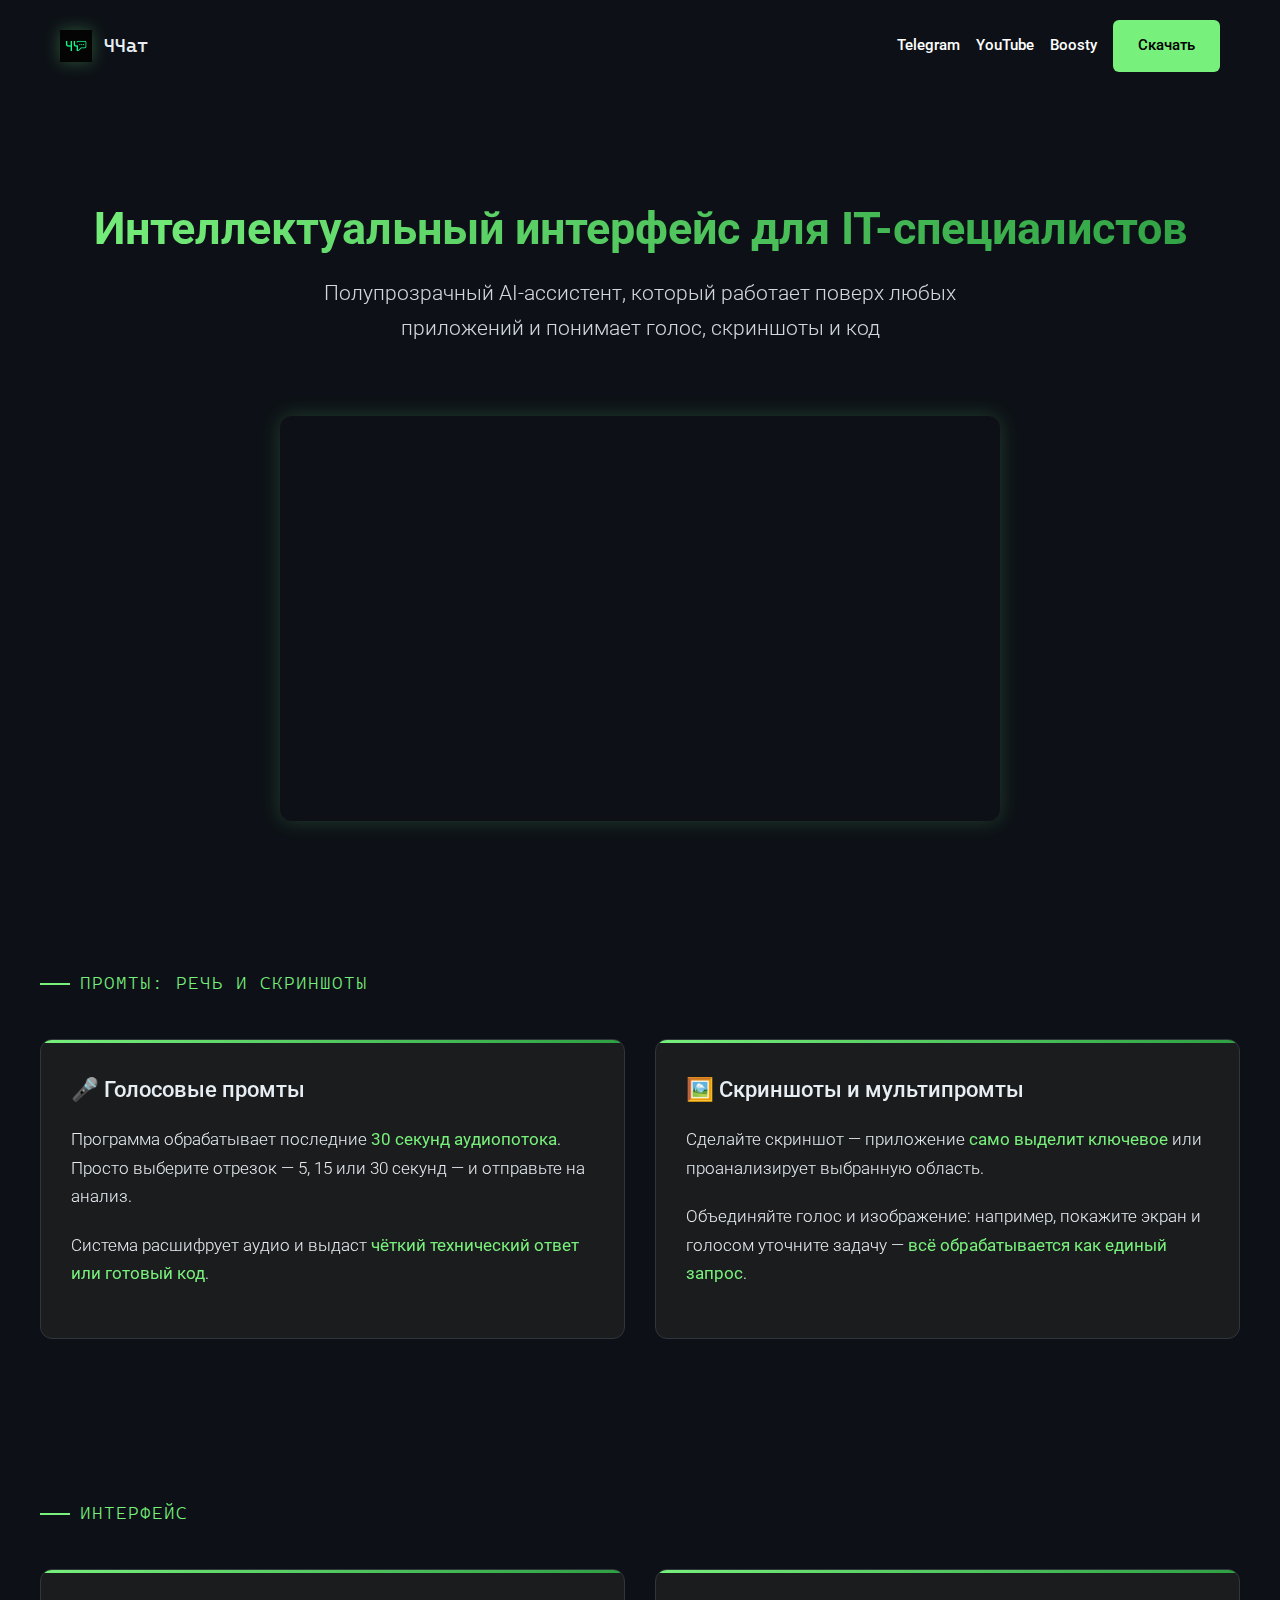
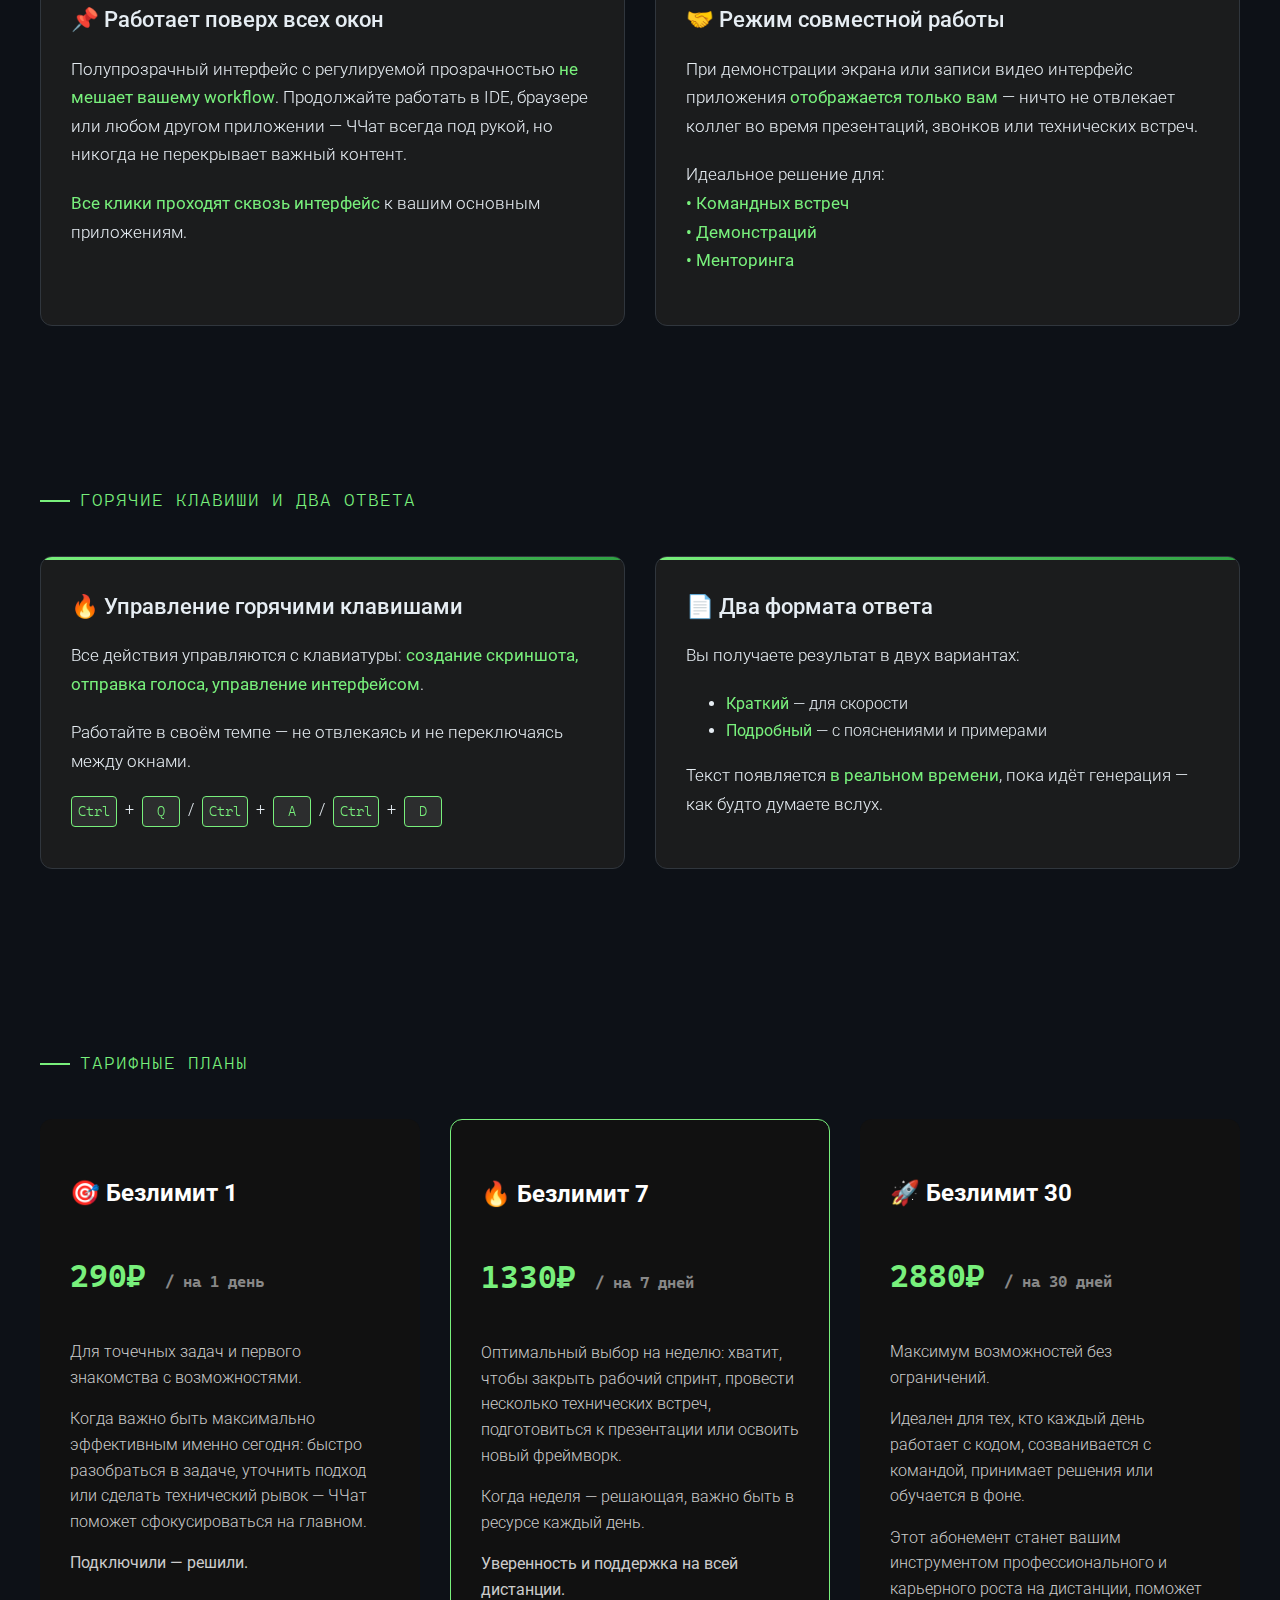
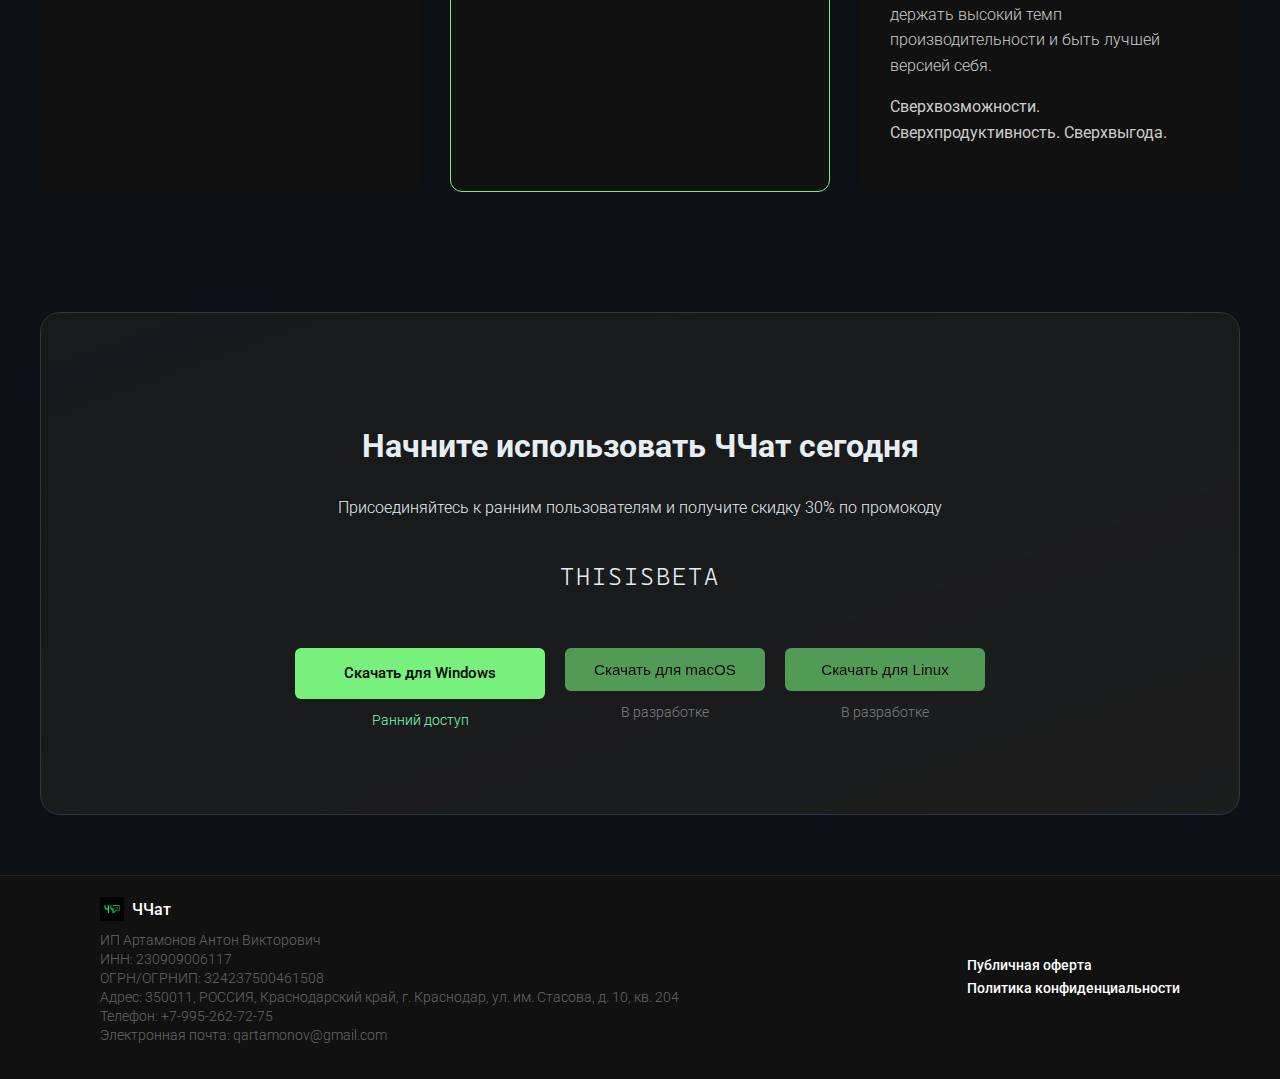
<file: index.html>
<!DOCTYPE html>
<html lang="ru">
<head>
  <meta charset="UTF-8">
  <meta name="viewport" content="width=device-width, initial-scale=1.0">
  <title>ЧЧат - AI-ассистент для IT-специалистов</title>
  <link rel="icon" href="./assets/favicon.ico" type="image/x-icon">
  <link href="./styles.css" rel="stylesheet">
  <link href="https://fonts.googleapis.com/css2?family=Cascadia+Code:wght@300..700&family=Roboto:wght@300;400;500;700&display=swap" rel="stylesheet">
</head>
<body>
  <div class="container">
    <header>
      <div class="logo">
        <img src="assets/logo.png" alt="ChChat">
        <span>ЧЧат</span>
      </div>
      <div class="right-links">
          <div class="social-links">
              <a href="https://t.me/CHCHPub" target="_blank">Telegram</a>
              <a href="https://www.youtube.com/channel/UCIBZQQJpErL5wduG-QagpQg" target="_blank">YouTube</a>
              <a href="https://boosty.to/chchat" target="_blank">Boosty</a>
        </div>
        <a href="#download" class="btn">Скачать</a>
      </div>
    </header>
    
    <section class="hero">
        <h1>Интеллектуальный интерфейс для IT-специалистов</h1>
        <p>Полупрозрачный AI-ассистент, который работает поверх любых приложений и понимает голос, скриншоты и код</p>
        
        <iframe 
          width="720" 
          height="405" 
          src="https://www.youtube.com/embed/OxfwLg11A3Q"
          frameborder="0" 
          allow="accelerometer; autoplay; clipboard-write; encrypted-media; gyroscope; picture-in-picture" 
          allowfullscreen
          style="border-radius: 12px; box-shadow: 0 0 20px rgba(120, 240, 124, 0.2); margin-top: 30px;">
        </iframe>
    </section>
    
    <section class="feature-section">
        <div class="section-title">Промты: Речь и скриншоты</div>
        
        <div class="feature-grid">
            <div class="feature-card">
            <h3>🎤 Голосовые промты</h3>
            <p>Программа обрабатывает последние <span class="highlight">30 секунд аудиопотока</span>. Просто выберите отрезок — 5, 15 или 30 секунд — и отправьте на анализ.</p>
            <p>Система расшифрует аудио и выдаст <span class="highlight">чёткий технический ответ или готовый код</span>.</p>
            </div>

            <div class="feature-card">
            <h3>🖼️ Скриншоты и мультипромты</h3>
            <p>Сделайте скриншот — приложение <span class="highlight">само выделит ключевое</span> или проанализирует выбранную область.</p>
            <p>Объединяйте голос и изображение: например, покажите экран и голосом уточните задачу — <span class="highlight">всё обрабатывается как единый запрос</span>.</p>
            </div>
        </div>
        </section>
    
    <section class="feature-section" id="features">
        <div class="section-title">Интерфейс</div>
        
        <div class="feature-grid">
            <div class="feature-card">
                <h3>📌 Работает поверх всех окон</h3>
                <p>Полупрозрачный интерфейс с регулируемой прозрачностью <span class="highlight">не мешает вашему workflow</span>. Продолжайте работать в IDE, браузере или любом другом приложении — ЧЧат всегда под рукой, но никогда не перекрывает важный контент.</p>
                <p><span class="highlight">Все клики проходят сквозь интерфейс</span> к вашим основным приложениям.</p>
            </div>
            
            <div class="feature-card" id="collab-mode">
              <h3>🤝 Режим совместной работы</h3>
              <p>При демонстрации экрана или записи видео интерфейс приложения <span class="highlight">отображается только вам</span> — ничто не отвлекает коллег во время презентаций, звонков или технических встреч.</p>
              <p>Идеальное решение для: <span class="highlight"><br>• Командных встреч <br>• Демонстраций <br>• Менторинга</span></p>
            </div>
        </div>
    </section>
    

        <section class="feature-section">
        <div class="section-title">Горячие клавиши и два ответа</div>
        
        <div class="feature-grid">
            <div class="feature-card">
            <h3>🔥 Управление горячими клавишами</h3>
            <p>Все действия управляются с клавиатуры: <span class="highlight">создание скриншота, отправка голоса, управление интерфейсом</span>.</p>
            <p>Работайте в своём темпе — не отвлекаясь и не переключаясь между окнами.</p>
            <div class="hotkeys">
                <kbd>Ctrl</kbd> + <kbd>Q</kbd> <span>/</span>
                <kbd>Ctrl</kbd> + <kbd>A</kbd> <span>/</span>
                <kbd>Ctrl</kbd> + <kbd>D</kbd>
            </div>
            </div>

            <div class="feature-card">
            <h3>📄 Два формата ответа</h3>
            <p>Вы получаете результат в двух вариантах:</p>
            <ul>
                <li><span class="highlight">Краткий</span> — для скорости</li>
                <li><span class="highlight">Подробный</span> — с пояснениями и примерами</li>
            </ul>
            <p>Текст появляется <span class="highlight">в реальном времени</span>, пока идёт генерация — как будто думаете вслух.</p>
            </div>
        </div>
        </section>

    <!-- Новый раздел с тарифами -->
    <section class="pricing-section">
        <div class="section-title">Тарифные планы</div>
        
        <div class="pricing-grid">
            <div class="pricing-card">
                <h3>🎯 Безлимит 1</h3>
                <div class="price">290₽ <span>/ на 1 день</span></div>
                <div class="description">
                    <p>Для точечных задач и первого знакомства с возможностями.</p>
                    <p>Когда важно быть максимально эффективным именно сегодня: быстро разобраться в задаче, уточнить подход или сделать технический рывок — ЧЧат поможет сфокусироваться на главном.</p>
                    <p><strong>Подключили — решили.</strong></p>
                </div>
                <!-- <a href="#download" class="btn">Выбрать</a> -->
            </div>
            
            <div class="pricing-card popular">
                <!-- <div class="popular-badge">Популярный</div> -->
                <h3>🔥 Безлимит 7</h3>
                <div class="price">1330₽ <span>/ на 7 дней</span></div>
                <div class="description">
                    <p>Оптимальный выбор на неделю: хватит, чтобы закрыть рабочий спринт, провести несколько технических встреч, подготовиться к презентации или освоить новый фреймворк.</p>
                    <p>Когда неделя — решающая, важно быть в ресурсе каждый день.</p>
                    <p><strong>Уверенность и поддержка на всей дистанции.</strong></p>
                </div>
                <!-- <a href="#download" class="btn">Выбрать</a> -->
            </div>
            
            <div class="pricing-card">
                <h3>🚀 Безлимит 30</h3>
                <div class="price">2880₽ <span>/ на 30 дней</span></div>
                <div class="description">
                    <p>Максимум возможностей без ограничений.</p>
                    <p>Идеален для тех, кто каждый день работает с кодом, созванивается с командой, принимает решения или обучается в фоне.</p>
                    <p>Этот абонемент станет вашим инструментом профессионального и карьерного роста на дистанции, поможет держать высокий темп производительности и быть лучшей версией себя.</p>
                    <p><strong>Сверхвозможности. Сверхпродуктивность. Сверхвыгода.</strong></p>
                </div>
                <!-- <a href="#download" class="btn">Выбрать</a> -->
            </div>
        </div>
    </section>
    
    <section class="cta-section" id="download">
      <h2>Начните использовать ЧЧат сегодня</h2>
      <p>Присоединяйтесь к ранним пользователям и получите скидку 30% по промокоду</p>
      <div style="position: relative; display: inline-block;">
        <div id="promo-code"
            style="cursor: pointer; font-size: 1.5rem; font-family: 'Cascadia Code'; letter-spacing: 2px; margin: 20px 0; text-align: center;">
            THISISBETA
        </div>
        <div id="copy-tooltip"
            style="
                position: absolute;
                top: 100%;
                left: 50%;
                transform: translateX(-50%);
                margin-top: -15px;
                background: #333;
                color: #fff;
                padding: 4px 10px;
                border-radius: 6px;
                font-size: 0.75rem;
                opacity: 0;
                pointer-events: none;
                transition: opacity 0.3s ease;
                white-space: nowrap;
            ">
            Скопировано
        </div>
        </div>


      <div class="download-options">
        <div class="download-card">
          <a href="https://github.com/ChChat-AI/ChChat-Desktop-App/releases/download/v1.1.0/ChChat-1.1.0-portable.exe" class="btn" download>Скачать для Windows</a>
          <div class="beta-badge">Ранний доступ</div>
        </div>

        <div class="download-card disabled">
          <button class="btn disabled" disabled>Скачать для macOS</button>
          <div class="beta-badge" style="color: gray">В разработке</div>
        </div>

        <div class="download-card disabled">
          <button class="btn disabled" disabled>Скачать для Linux</button>
          <div class="beta-badge" style="color: gray">В разработке</div>
        </div>
      </div>
    </section>
  </div>

  <footer class="footer">
    <div class="footer-content">
        <div class="footer-left">
        <div class="footer-logo">
            <img src="assets/logo.png" alt="ЧЧат">
            <span>ЧЧат</span>
        </div>
        <p class="footer-legal">
            ИП Артамонов Антон Викторович<br>
            ИНН: 230909006117<br>
            ОГРН/ОГРНИП: 324237500461508<br>
            Адрес: 350011, РОССИЯ, Краснодарский край, г. Краснодар, ул. им. Стасова, д. 10, кв. 204<br>
            Телефон: +7-995-262-72-75<br>
            Электронная почта: qartamonov@gmail.com
        </p>

        </div>
        <div class="footer-links">
        <a href="./public-offer.html" target="_blank">Публичная оферта</a><br>
        <a href="./privacy-policy.html" target="_blank">Политика конфиденциальности</a>
        </div>
    </div>
    </footer>

  <script>
    // Плавный скролл при клике на кнопку "Скачать"
    document.querySelector('a[href="#download"]').addEventListener('click', function(e) {
      e.preventDefault();
      document.querySelector('#download').scrollIntoView({ behavior: 'smooth' });
    });
  </script>
<script>
  const promoCodeEl = document.getElementById('promo-code');
  const tooltipEl = document.getElementById('copy-tooltip');

  promoCodeEl.addEventListener('click', () => {
    const code = promoCodeEl.textContent.trim();

    navigator.clipboard.writeText(code).then(() => {
      tooltipEl.style.opacity = '1';
      setTimeout(() => {
        tooltipEl.style.opacity = '0';
      }, 500);
    }).catch(err => {
      console.error('Ошибка копирования:', err);
    });
  });
</script>

  </div>
</body>
</html>
</file>
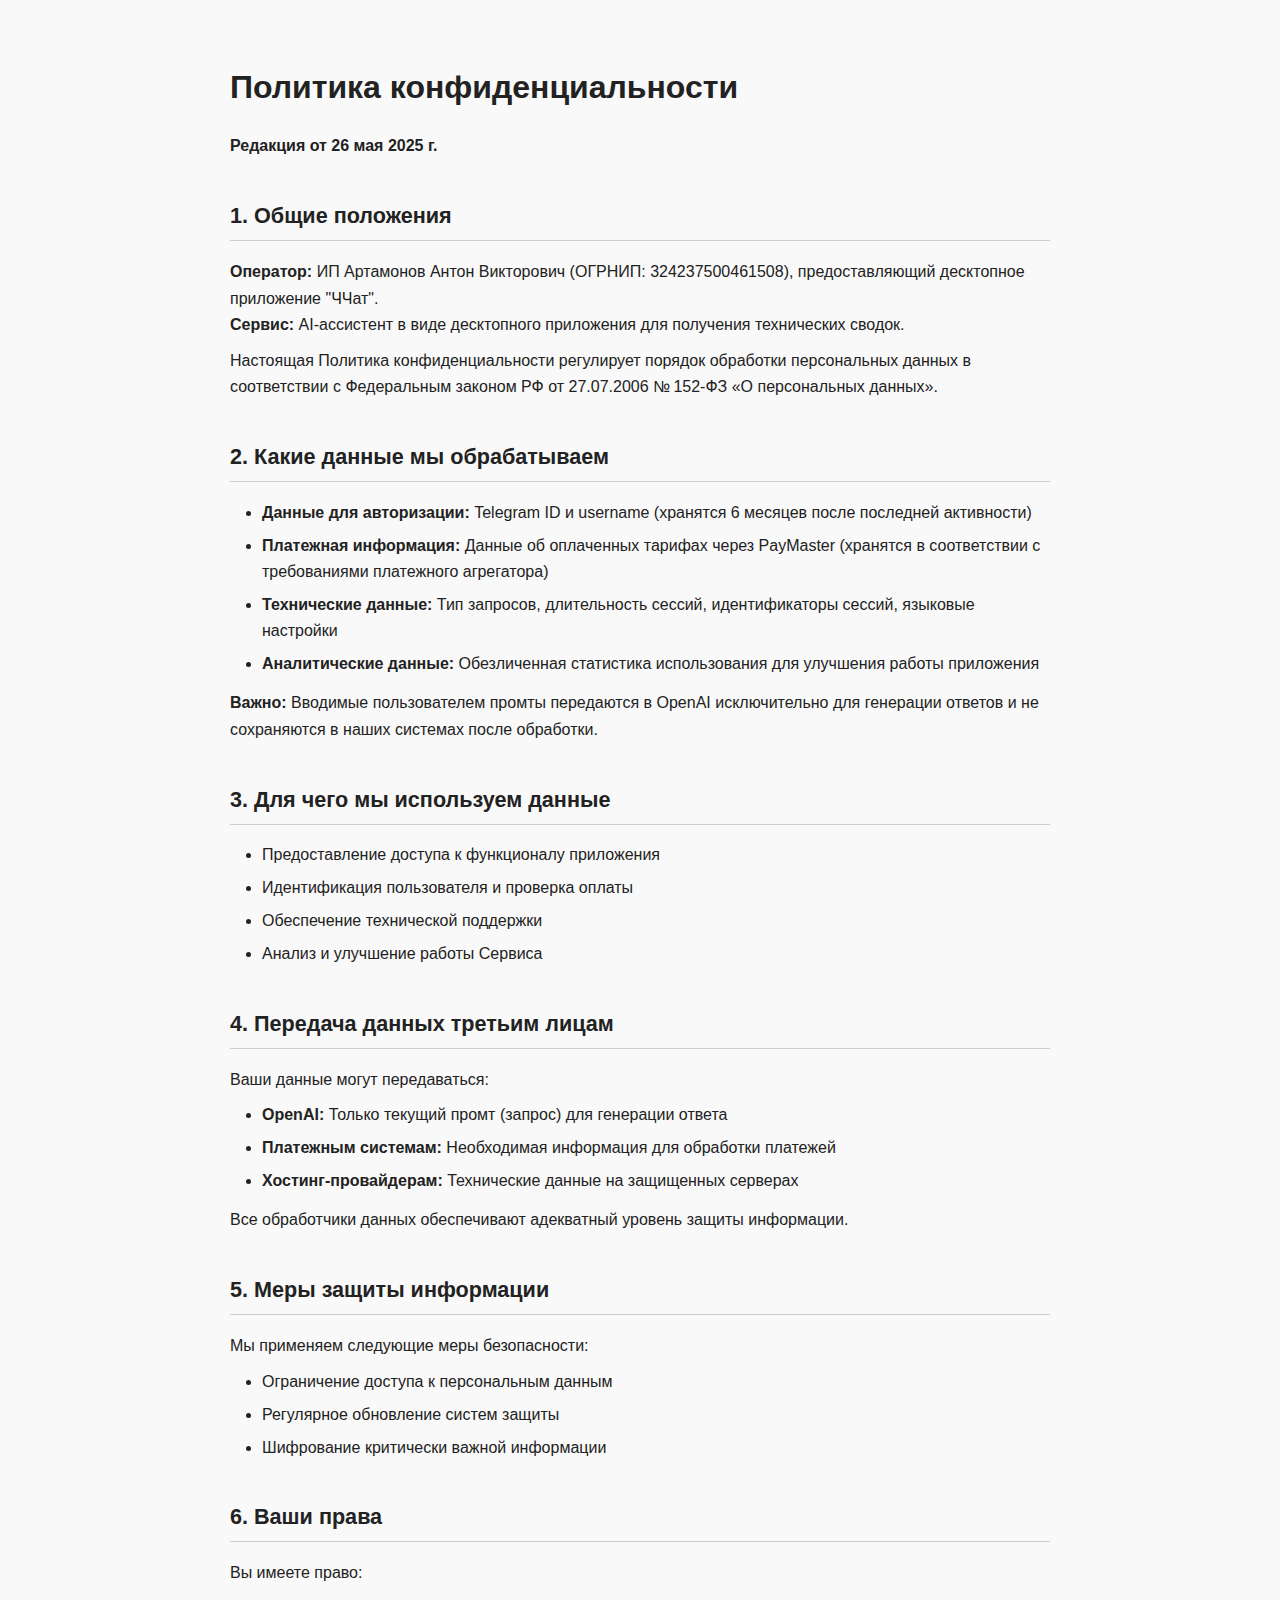
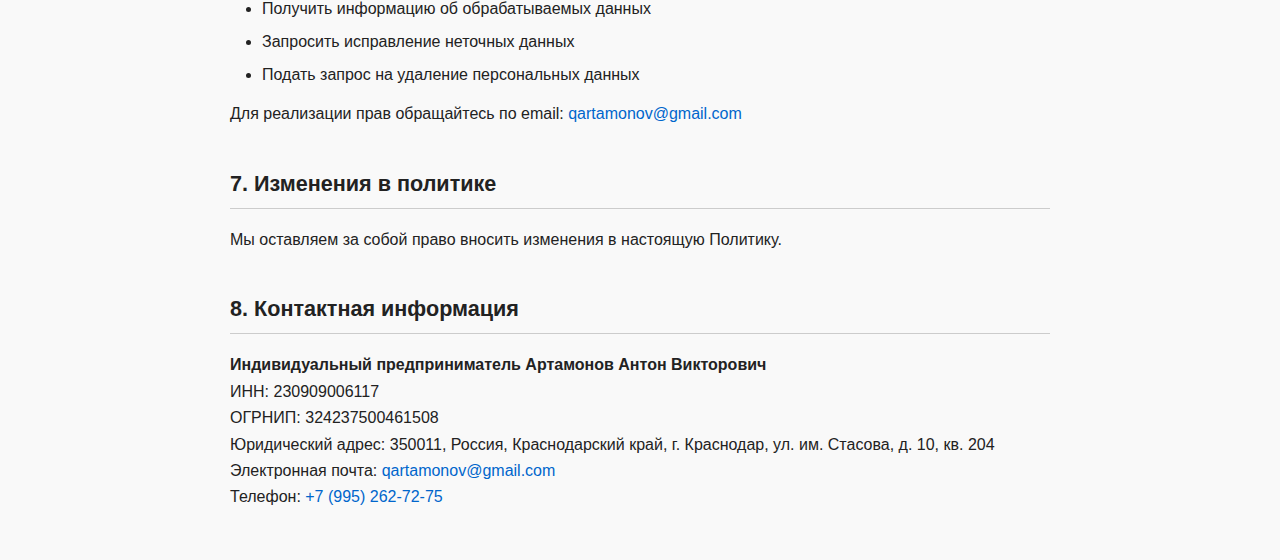
<file: privacy-policy.html>
<!DOCTYPE html>
<html lang="ru">
<head>
    <meta charset="UTF-8">
    <meta name="viewport" content="width=device-width, initial-scale=1.0">
    <title>Политика конфиденциальности ЧЧат</title>
    <link rel="icon" href="./assets/favicon.ico" type="image/x-icon">
    <style>
        body {
            font-family: Arial, sans-serif;
            max-width: 820px;
            margin: 0 auto;
            padding: 40px 20px;
            background-color: #f9f9f9;
            color: #222;
            line-height: 1.65;
        }
        h1 {
            font-size: 2rem;
            margin-bottom: 1.2rem;
        }
        h2 {
            margin-top: 2.4rem;
            font-size: 1.35rem;
            border-bottom: 1px solid #ccc;
            padding-bottom: 0.4rem;
        }
        p {
            margin: 0.6rem 0;
        }
        ul {
            margin: 0.4rem 0 0.8rem 1.5rem;
            padding-left: 0.5rem;
        }
        li {
            margin-bottom: 0.4rem;
        }
        strong {
            font-weight: bold;
        }
        a {
            color: #0066cc;
            text-decoration: none;
        }
        a:hover {
            text-decoration: underline;
        }
    </style>
</head>
<body>
    <h1>Политика конфиденциальности</h1>
    <p><strong>Редакция от 26 мая 2025 г.</strong></p>

    <h2>1. Общие положения</h2>
    <p>
        <strong>Оператор:</strong> ИП Артамонов Антон Викторович (ОГРНИП: 324237500461508), предоставляющий десктопное приложение "ЧЧат".<br>
        <strong>Сервис:</strong> AI-ассистент в виде десктопного приложения для получения технических сводок.
    </p>
    <p>
        Настоящая Политика конфиденциальности регулирует порядок обработки персональных данных в соответствии с Федеральным законом РФ от 27.07.2006 № 152-ФЗ «О персональных данных».
    </p>

    <h2>2. Какие данные мы обрабатываем</h2>
    <ul>
        <li><strong>Данные для авторизации:</strong> Telegram ID и username (хранятся 6 месяцев после последней активности)</li>
        <li><strong>Платежная информация:</strong> Данные об оплаченных тарифах через PayMaster (хранятся в соответствии с требованиями платежного агрегатора)</li>
        <li><strong>Технические данные:</strong> Тип запросов, длительность сессий, идентификаторы сессий, языковые настройки</li>
        <li><strong>Аналитические данные:</strong> Обезличенная статистика использования для улучшения работы приложения</li>
    </ul>
    <p><strong>Важно:</strong> Вводимые пользователем промты передаются в OpenAI исключительно для генерации ответов и не сохраняются в наших системах после обработки.</p>

    <h2>3. Для чего мы используем данные</h2>
    <ul>
        <li>Предоставление доступа к функционалу приложения</li>
        <li>Идентификация пользователя и проверка оплаты</li>
        <li>Обеспечение технической поддержки</li>
        <li>Анализ и улучшение работы Сервиса</li>
    </ul>

    <h2>4. Передача данных третьим лицам</h2>
    <p>Ваши данные могут передаваться:</p>
    <ul>
        <li><strong>OpenAI:</strong> Только текущий промт (запрос) для генерации ответа</li>
        <li><strong>Платежным системам:</strong> Необходимая информация для обработки платежей</li>
        <li><strong>Хостинг-провайдерам:</strong> Технические данные на защищенных серверах</li>
    </ul>
    <p>Все обработчики данных обеспечивают адекватный уровень защиты информации.</p>

    <h2>5. Меры защиты информации</h2>
    <p>Мы применяем следующие меры безопасности:</p>
    <ul>
        <li>Ограничение доступа к персональным данным</li>
        <li>Регулярное обновление систем защиты</li>
        <li>Шифрование критически важной информации</li>
    </ul>

    <h2>6. Ваши права</h2>
    <p>Вы имеете право:</p>
    <ul>
        <li>Получить информацию об обрабатываемых данных</li>
        <li>Запросить исправление неточных данных</li>
        <li>Подать запрос на удаление персональных данных</li>
    </ul>
    <p>Для реализации прав обращайтесь по email: <a href="mailto:qartamonov@gmail.com">qartamonov@gmail.com</a></p>

    <h2>7. Изменения в политике</h2>
    <p>
        Мы оставляем за собой право вносить изменения в настоящую Политику. 
    </p>

    <h2>8. Контактная информация</h2>
    <p>
        <strong>Индивидуальный предприниматель Артамонов Антон Викторович</strong><br>
        ИНН: 230909006117<br>
        ОГРНИП: 324237500461508<br>
        Юридический адрес: 350011, Россия, Краснодарский край, г. Краснодар, ул. им. Стасова, д. 10, кв. 204<br>
        Электронная почта: <a href="mailto:chchatai@gmail.com">qartamonov@gmail.com</a><br>
        Телефон: <a href="tel:+79952627275">+7 (995) 262-72-75</a>
    </p>
</body>
</html>
</file>
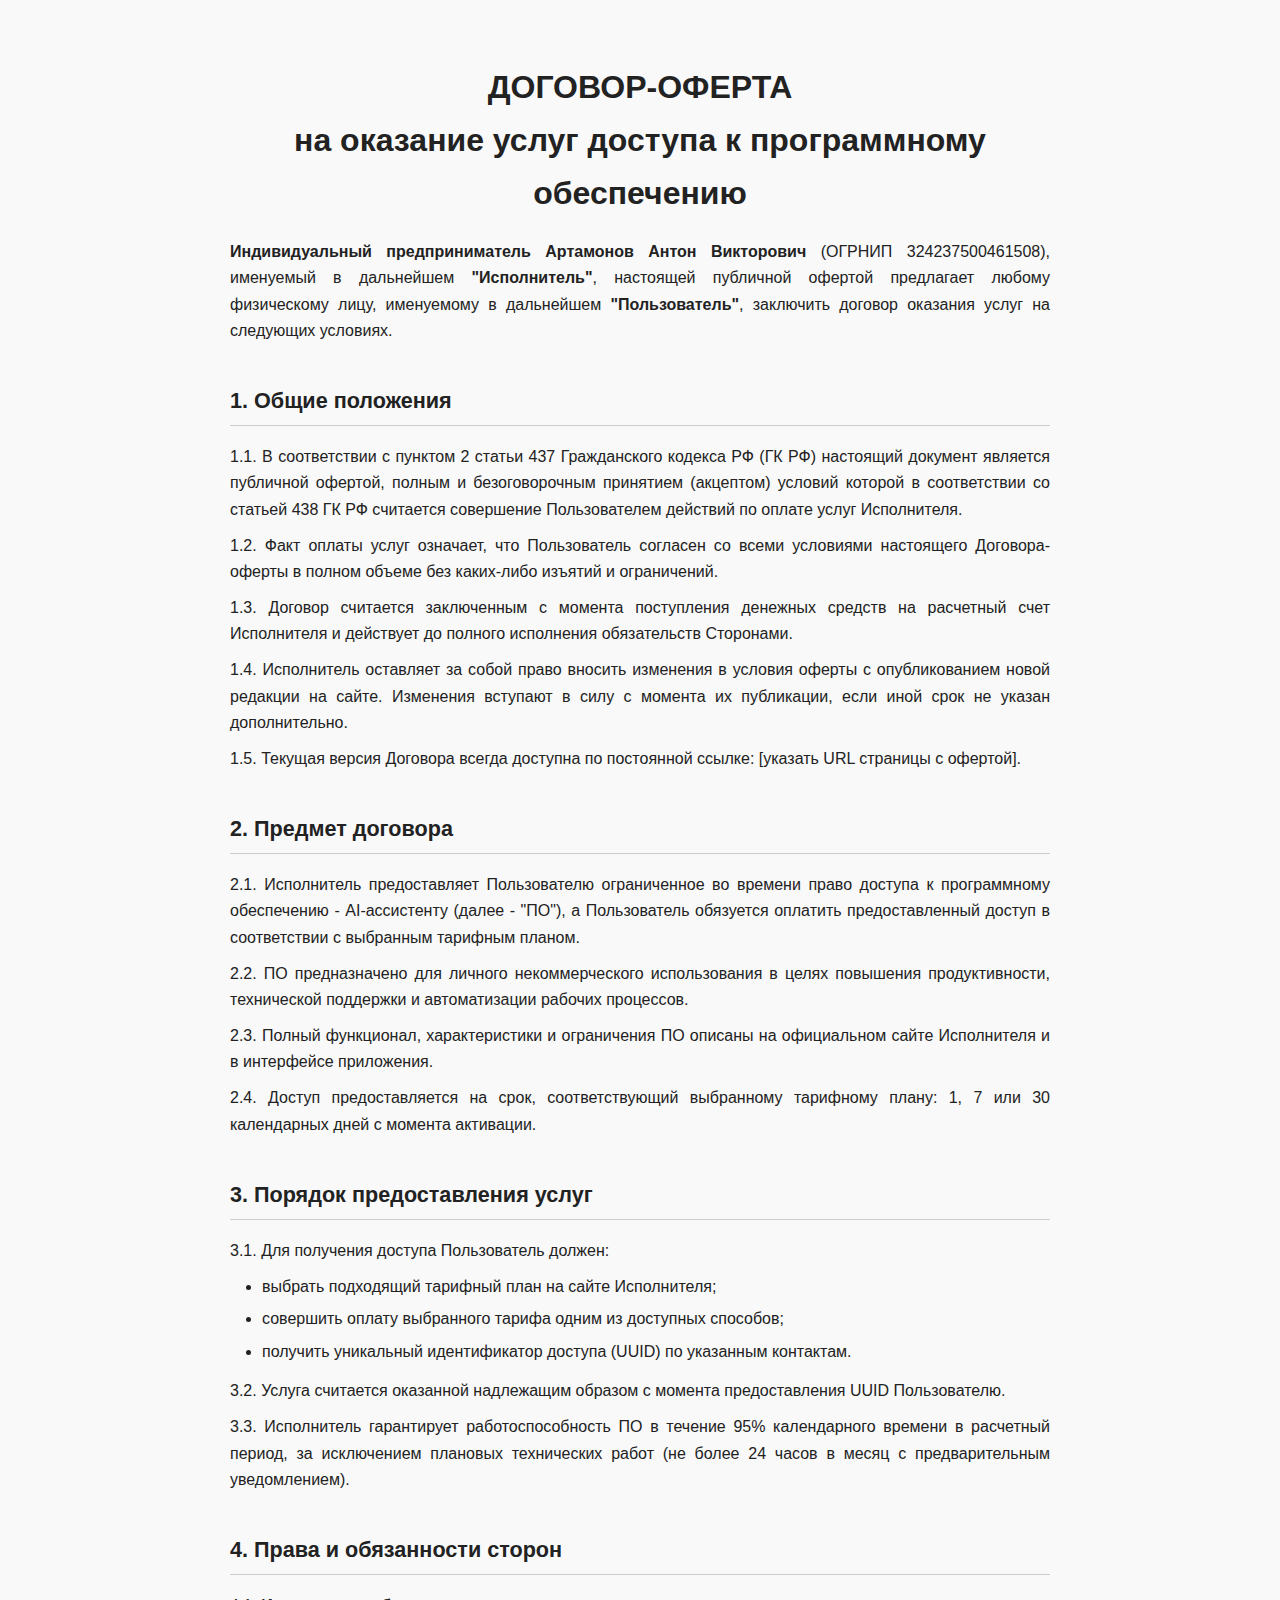
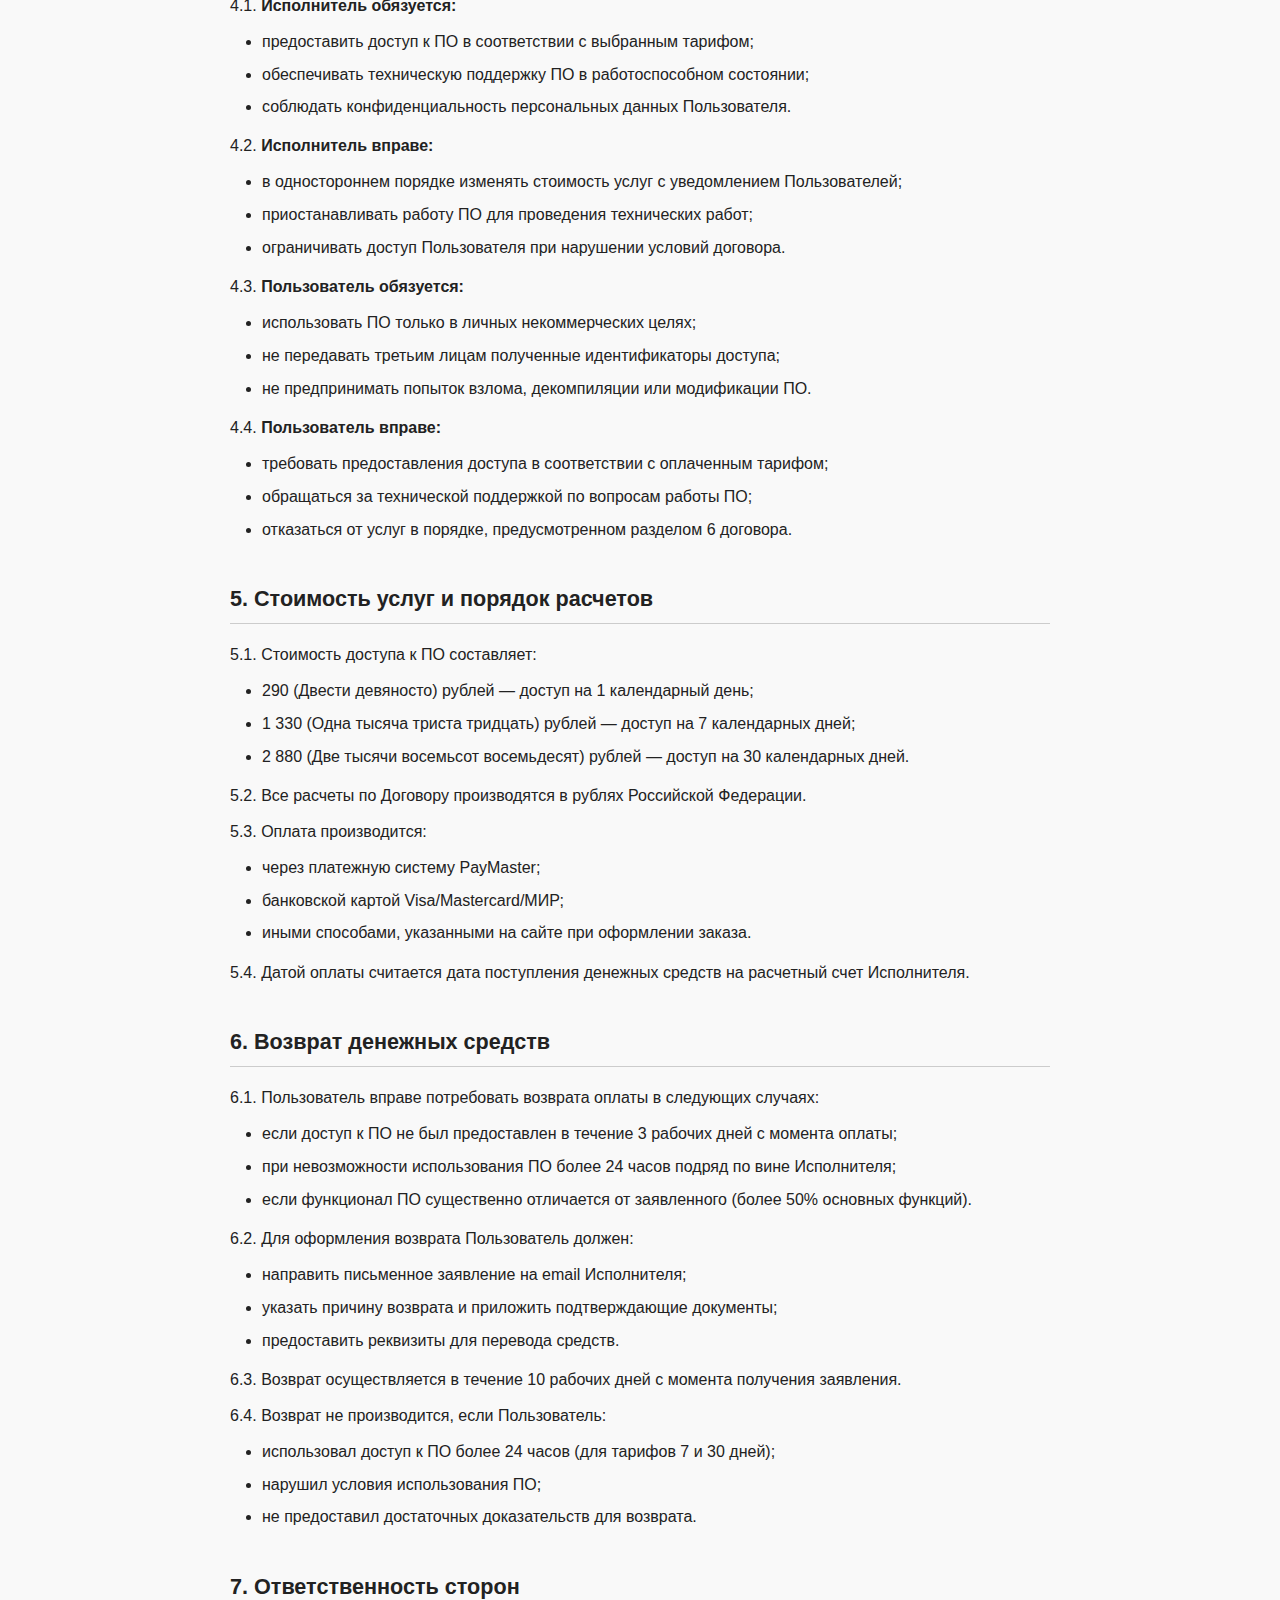
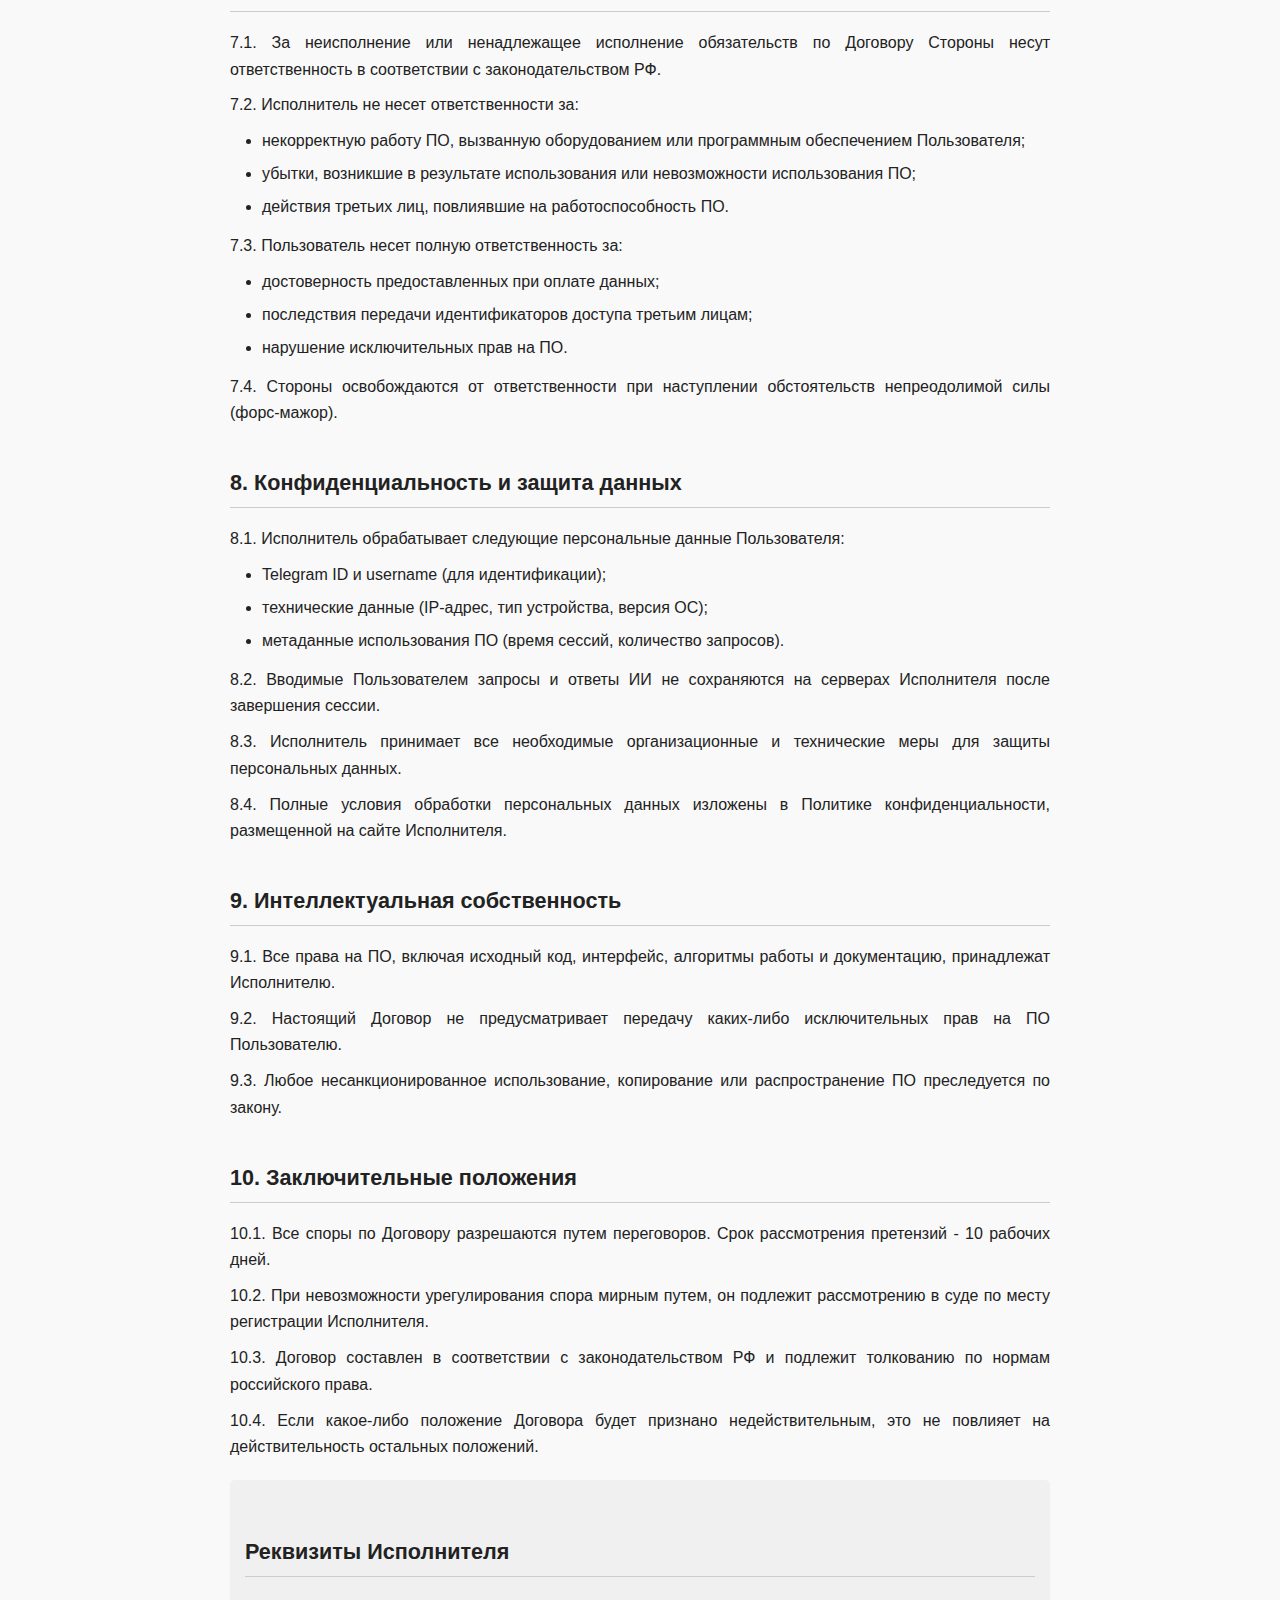
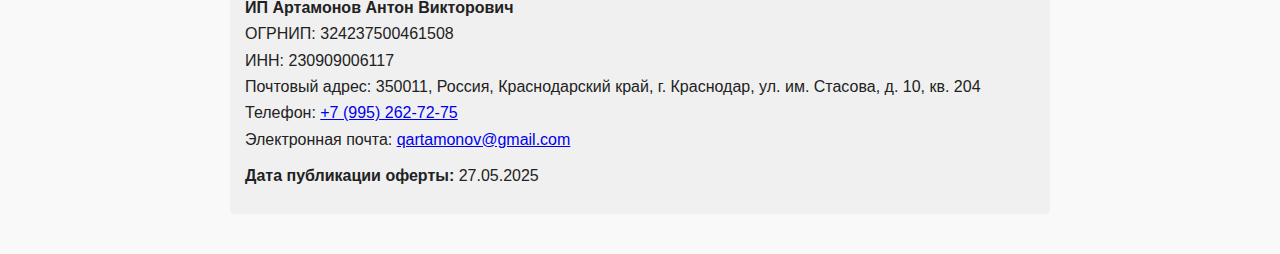
<file: public-offer.html>
<!DOCTYPE html>
<html lang="ru">
<head>
  <meta charset="UTF-8" />
  <meta name="viewport" content="width=device-width, initial-scale=1.0"/>
  <title>Договор-оферта на оказание услуг доступа к AI-ассистенту</title>
  <link rel="icon" href="./assets/favicon.ico" type="image/x-icon">
  <style>
    body {
      font-family: Arial, sans-serif;
      max-width: 820px;
      margin: 0 auto;
      padding: 40px 20px;
      background-color: #f9f9f9;
      color: #222;
      line-height: 1.65;
    }
    h1 {
      font-size: 2rem;
      margin-bottom: 1.2rem;
      text-align: center;
    }
    h2 {
      margin-top: 2.4rem;
      font-size: 1.35rem;
      border-bottom: 1px solid #ccc;
      padding-bottom: 0.4rem;
    }
    p {
      margin: 0.6rem 0;
      text-align: justify;
    }
    ul {
      margin: 0.4rem 0 0.8rem 1.5rem;
      padding-left: 0.5rem;
    }
    li {
      margin-bottom: 0.4rem;
    }
    strong {
      font-weight: bold;
    }
    .requisites {
      background-color: #f0f0f0;
      padding: 15px;
      border-radius: 5px;
      margin-top: 20px;
    }
  </style>
</head>
<body>
  <h1>ДОГОВОР-ОФЕРТА<br>на оказание услуг доступа к программному обеспечению</h1>

  <p><strong>Индивидуальный предприниматель Артамонов Антон Викторович</strong> (ОГРНИП 324237500461508), именуемый в дальнейшем <strong>"Исполнитель"</strong>, настоящей публичной офертой предлагает любому физическому лицу, именуемому в дальнейшем <strong>"Пользователь"</strong>, заключить договор оказания услуг на следующих условиях.</p>

  <h2>1. Общие положения</h2>
  <p>1.1. В соответствии с пунктом 2 статьи 437 Гражданского кодекса РФ (ГК РФ) настоящий документ является публичной офертой, полным и безоговорочным принятием (акцептом) условий которой в соответствии со статьей 438 ГК РФ считается совершение Пользователем действий по оплате услуг Исполнителя.</p>
  <p>1.2. Факт оплаты услуг означает, что Пользователь согласен со всеми условиями настоящего Договора-оферты в полном объеме без каких-либо изъятий и ограничений.</p>
  <p>1.3. Договор считается заключенным с момента поступления денежных средств на расчетный счет Исполнителя и действует до полного исполнения обязательств Сторонами.</p>
  <p>1.4. Исполнитель оставляет за собой право вносить изменения в условия оферты с опубликованием новой редакции на сайте. Изменения вступают в силу с момента их публикации, если иной срок не указан дополнительно.</p>
  <p>1.5. Текущая версия Договора всегда доступна по постоянной ссылке: [указать URL страницы с офертой].</p>

  <h2>2. Предмет договора</h2>
  <p>2.1. Исполнитель предоставляет Пользователю ограниченное во времени право доступа к программному обеспечению - AI-ассистенту (далее - "ПО"), а Пользователь обязуется оплатить предоставленный доступ в соответствии с выбранным тарифным планом.</p>
  <p>2.2. ПО предназначено для личного некоммерческого использования в целях повышения продуктивности, технической поддержки и автоматизации рабочих процессов.</p>
  <p>2.3. Полный функционал, характеристики и ограничения ПО описаны на официальном сайте Исполнителя и в интерфейсе приложения.</p>
  <p>2.4. Доступ предоставляется на срок, соответствующий выбранному тарифному плану: 1, 7 или 30 календарных дней с момента активации.</p>

  <h2>3. Порядок предоставления услуг</h2>
  <p>3.1. Для получения доступа Пользователь должен:</p>
  <ul>
    <li>выбрать подходящий тарифный план на сайте Исполнителя;</li>
    <li>совершить оплату выбранного тарифа одним из доступных способов;</li>
    <li>получить уникальный идентификатор доступа (UUID) по указанным контактам.</li>
  </ul>
  <p>3.2. Услуга считается оказанной надлежащим образом с момента предоставления UUID Пользователю.</p>
  <p>3.3. Исполнитель гарантирует работоспособность ПО в течение 95% календарного времени в расчетный период, за исключением плановых технических работ (не более 24 часов в месяц с предварительным уведомлением).</p>

  <h2>4. Права и обязанности сторон</h2>
  <p>4.1. <strong>Исполнитель обязуется:</strong></p>
  <ul>
    <li>предоставить доступ к ПО в соответствии с выбранным тарифом;</li>
    <li>обеспечивать техническую поддержку ПО в работоспособном состоянии;</li>
    <li>соблюдать конфиденциальность персональных данных Пользователя.</li>
  </ul>
  <p>4.2. <strong>Исполнитель вправе:</strong></p>
  <ul>
    <li>в одностороннем порядке изменять стоимость услуг с уведомлением Пользователей;</li>
    <li>приостанавливать работу ПО для проведения технических работ;</li>
    <li>ограничивать доступ Пользователя при нарушении условий договора.</li>
  </ul>
  <p>4.3. <strong>Пользователь обязуется:</strong></p>
  <ul>
    <li>использовать ПО только в личных некоммерческих целях;</li>
    <li>не передавать третьим лицам полученные идентификаторы доступа;</li>
    <li>не предпринимать попыток взлома, декомпиляции или модификации ПО.</li>
  </ul>
  <p>4.4. <strong>Пользователь вправе:</strong></p>
  <ul>
    <li>требовать предоставления доступа в соответствии с оплаченным тарифом;</li>
    <li>обращаться за технической поддержкой по вопросам работы ПО;</li>
    <li>отказаться от услуг в порядке, предусмотренном разделом 6 договора.</li>
  </ul>

  <h2>5. Стоимость услуг и порядок расчетов</h2>
  <p>5.1. Стоимость доступа к ПО составляет:</p>
  <ul>
    <li>290 (Двести девяносто) рублей — доступ на 1 календарный день;</li>
    <li>1 330 (Одна тысяча триста тридцать) рублей — доступ на 7 календарных дней;</li>
    <li>2 880 (Две тысячи восемьсот восемьдесят) рублей — доступ на 30 календарных дней.</li>
  </ul>
  <p>5.2. Все расчеты по Договору производятся в рублях Российской Федерации.</p>
  <p>5.3. Оплата производится:</p>
  <ul>
    <li>через платежную систему PayMaster;</li>
    <li>банковской картой Visa/Mastercard/МИР;</li>
    <li>иными способами, указанными на сайте при оформлении заказа.</li>
  </ul>
  <p>5.4. Датой оплаты считается дата поступления денежных средств на расчетный счет Исполнителя.</p>

  <h2>6. Возврат денежных средств</h2>
  <p>6.1. Пользователь вправе потребовать возврата оплаты в следующих случаях:</p>
  <ul>
    <li>если доступ к ПО не был предоставлен в течение 3 рабочих дней с момента оплаты;</li>
    <li>при невозможности использования ПО более 24 часов подряд по вине Исполнителя;</li>
    <li>если функционал ПО существенно отличается от заявленного (более 50% основных функций).</li>
  </ul>
  <p>6.2. Для оформления возврата Пользователь должен:</p>
  <ul>
    <li>направить письменное заявление на email Исполнителя;</li>
    <li>указать причину возврата и приложить подтверждающие документы;</li>
    <li>предоставить реквизиты для перевода средств.</li>
  </ul>
  <p>6.3. Возврат осуществляется в течение 10 рабочих дней с момента получения заявления.</p>
  <p>6.4. Возврат не производится, если Пользователь:</p>
  <ul>
    <li>использовал доступ к ПО более 24 часов (для тарифов 7 и 30 дней);</li>
    <li>нарушил условия использования ПО;</li>
    <li>не предоставил достаточных доказательств для возврата.</li>
  </ul>

  <h2>7. Ответственность сторон</h2>
  <p>7.1. За неисполнение или ненадлежащее исполнение обязательств по Договору Стороны несут ответственность в соответствии с законодательством РФ.</p>
  <p>7.2. Исполнитель не несет ответственности за:</p>
  <ul>
    <li>некорректную работу ПО, вызванную оборудованием или программным обеспечением Пользователя;</li>
    <li>убытки, возникшие в результате использования или невозможности использования ПО;</li>
    <li>действия третьих лиц, повлиявшие на работоспособность ПО.</li>
  </ul>
  <p>7.3. Пользователь несет полную ответственность за:</p>
  <ul>
    <li>достоверность предоставленных при оплате данных;</li>
    <li>последствия передачи идентификаторов доступа третьим лицам;</li>
    <li>нарушение исключительных прав на ПО.</li>
  </ul>
  <p>7.4. Стороны освобождаются от ответственности при наступлении обстоятельств непреодолимой силы (форс-мажор).</p>

  <h2>8. Конфиденциальность и защита данных</h2>
  <p>8.1. Исполнитель обрабатывает следующие персональные данные Пользователя:</p>
  <ul>
    <li>Telegram ID и username (для идентификации);</li>
    <li>технические данные (IP-адрес, тип устройства, версия ОС);</li>
    <li>метаданные использования ПО (время сессий, количество запросов).</li>
  </ul>
  <p>8.2. Вводимые Пользователем запросы и ответы ИИ не сохраняются на серверах Исполнителя после завершения сессии.</p>
  <p>8.3. Исполнитель принимает все необходимые организационные и технические меры для защиты персональных данных.</p>
  <p>8.4. Полные условия обработки персональных данных изложены в Политике конфиденциальности, размещенной на сайте Исполнителя.</p>

  <h2>9. Интеллектуальная собственность</h2>
  <p>9.1. Все права на ПО, включая исходный код, интерфейс, алгоритмы работы и документацию, принадлежат Исполнителю.</p>
  <p>9.2. Настоящий Договор не предусматривает передачу каких-либо исключительных прав на ПО Пользователю.</p>
  <p>9.3. Любое несанкционированное использование, копирование или распространение ПО преследуется по закону.</p>

  <h2>10. Заключительные положения</h2>
  <p>10.1. Все споры по Договору разрешаются путем переговоров. Срок рассмотрения претензий - 10 рабочих дней.</p>
  <p>10.2. При невозможности урегулирования спора мирным путем, он подлежит рассмотрению в суде по месту регистрации Исполнителя.</p>
  <p>10.3. Договор составлен в соответствии с законодательством РФ и подлежит толкованию по нормам российского права.</p>
  <p>10.4. Если какое-либо положение Договора будет признано недействительным, это не повлияет на действительность остальных положений.</p>

  <div class="requisites">
    <h2>Реквизиты Исполнителя</h2>
    <p>
      <strong>ИП Артамонов Антон Викторович</strong><br>
      ОГРНИП: 324237500461508<br>
      ИНН: 230909006117<br>
      Почтовый адрес: 350011, Россия, Краснодарский край, г. Краснодар, ул. им. Стасова, д. 10, кв. 204<br>
      Телефон: <a href="tel:+79952627275">+7 (995) 262-72-75</a><br>
      Электронная почта: <a href="mailto:qartamonov@gmail.com">qartamonov@gmail.com</a><br>
    </p>
    <p>
      <strong>Дата публикации оферты:</strong> 27.05.2025
  </div>
</body>
</html>
</file>
<file: styles.css>
:root {
      --bg-color: #0d1117;
      --card-bg: rgba(30, 30, 30, 0.85);
      --text-color: #e6edf3;
      --accent-color: #78f07c;
      --secondary-accent: #2ea043;
      --border-color: #30363d;
    }
    
    body {
      margin: 0;
      padding: 0;
      font-family: 'Roboto', sans-serif;
      background-color: var(--bg-color);
      color: var(--text-color);
      line-height: 1.7;
      font-weight: 300;
    }
    
    .container {
      max-width: 1200px;
      margin: 0 auto;
      padding: 0 20px;
    }
    
    header {
      display: flex;
      justify-content: space-between;
      align-items: center;
      padding: 30px 0;
      position: relative;
      z-index: 10;
    }
    
    .logo {
      display: flex;
      align-items: center;
      gap: 12px;
      font-family: 'Cascadia Code', monospace;
      font-weight: 500;
      font-size: 1.2rem;
    }
    
    .logo img {
      height: 32px;
      filter: drop-shadow(0 0 8px rgba(120, 240, 124, 0.3));
    }
    
    .btn {
      background-color: var(--accent-color);
      color: #000;
      padding: 12px 24px;
      border-radius: 6px;
      text-decoration: none;
      font-weight: 500;
      transition: all 0.3s;
      border: 1px solid transparent;
      font-size: 0.95rem;
    }
    
    .btn:hover {
      background-color: transparent;
      color: var(--accent-color);
      border-color: var(--accent-color);
      transform: translateY(-2px);
    }
    
    .hero {
      text-align: center;
      padding: 80px 0 60px;
      position: relative;
    }
    
    .hero h1 {
      font-size: 2.8rem;
      font-weight: 700;
      margin-bottom: 20px;
      background: linear-gradient(90deg, #78f07c, #2ea043);
      -webkit-background-clip: text;
      -webkit-text-fill-color: transparent;
      line-height: 1.2;
    }
    
    .hero p {
      font-size: 1.3rem;
      max-width: 700px;
      margin: 0 auto 40px;
      opacity: 0.9;
    }
    
    .feature-section {
      padding: 80px 0;
    }
    
    .section-title {
      font-size: 1.1rem;
      text-transform: uppercase;
      letter-spacing: 1px;
      color: var(--accent-color);
      margin-bottom: 40px;
      font-family: 'Cascadia Code', monospace;
      display: flex;
      align-items: center;
      gap: 10px;
    }
    
    .section-title:before {
      content: "";
      display: block;
      width: 30px;
      height: 2px;
      background: var(--accent-color);
    }
    
    .feature-grid {
      display: grid;
      grid-template-columns: repeat(auto-fit, minmax(300px, 1fr));
      gap: 30px;
    }
    
    .feature-card {
      background: var(--card-bg);
      border: 1px solid var(--border-color);
      border-radius: 12px;
      padding: 30px;
      transition: all 0.3s;
      backdrop-filter: blur(4px);
      position: relative;
      overflow: hidden;
    }
    
    .feature-card:hover {
      border-color: var(--accent-color);
      transform: translateY(-5px);
      box-shadow: 0 10px 20px rgba(0, 0, 0, 0.3);
    }
    
    .feature-card:after {
      content: "";
      position: absolute;
      top: 0;
      left: 0;
      right: 0;
      height: 3px;
      background: linear-gradient(90deg, var(--accent-color), var(--secondary-accent));
    }
    
    .feature-card h3 {
      font-size: 1.4rem;
      margin-top: 0;
      margin-bottom: 15px;
      font-weight: 500;
    }
    
    .feature-card p {
      margin-bottom: 20px;
      font-size: 1.05rem;
    }
    
    .highlight {
      color: var(--accent-color);
      font-weight: 400;
    }
    
    .hotkeys {
      display: flex;
      gap: 8px;
      flex-wrap: wrap;
      margin-top: 15px;
    }
    
    kbd {
      display: inline-flex;
      align-items: center;
      justify-content: center;
      padding: 3px 6px;
      font-size: 0.85rem;
      background: rgba(255, 255, 255, 0.08);
      color: var(--accent-color);
      border-radius: 4px;
      border: 1px solid var(--accent-color);
      font-family: 'Cascadia Code', monospace;
      min-width: 24px;
    }
    
    .cta-section {
      text-align: center;
      padding: 80px 0;
      background: linear-gradient(160deg, rgba(30, 30, 30, 0.6), rgba(30, 30, 30, 0.9));
      border-radius: 20px;
      margin: 60px 0;
      border: 1px solid var(--border-color);
    }
    
    .cta-section h2 {
      font-size: 2rem;
      margin-bottom: 20px;
    }
    
    /* .beta-badge {
      display: inline-block;
      background: rgba(46, 160, 67, 0.2);
      color: var(--accent-color);
      padding: 5px 10px;
      border-radius: 20px;
      font-size: 0.8rem;
      margin-top: 20px;
      border: 1px solid var(--accent-color);
    } */

    .feature-block {
      margin-bottom: 80px;
    }
    
    .feature-icon {
      font-size: 1.8rem;
      margin-bottom: 15px;
    }
    
    .dual-column {
      display: grid;
      grid-template-columns: 1fr 1fr;
      gap: 30px;
      align-items: center;
    }
    
    .hotkey-table {
      width: 100%;
      border-collapse: separate;
      border-spacing: 0 10px;
    }
    
    .hotkey-table tr td:first-child {
      color: var(--accent-color);
      font-family: 'Cascadia Code', monospace;
      padding-right: 20px;
    }
    
    .hotkey-table kbd {
      margin-right: 5px;
    }
    
    .tech-specs {
      display: grid;
      grid-template-columns: repeat(auto-fit, minmax(200px, 1fr));
      gap: 20px;
      margin-top: 30px;
    }
    
    .spec-item {
      background: rgba(120, 240, 124, 0.1);
      padding: 15px;
      border-radius: 8px;
      border-left: 3px solid var(--accent-color);
    }
    
    .spec-value {
      font-size: 1.5rem;
      font-weight: 500;
      color: var(--accent-color);
      margin: 5px 0;
    }

    .download-options {
  display: flex;
  flex-wrap: wrap;
  gap: 20px;
  justify-content: center;
  margin-top: 30px;
}

.download-card {
  display: flex;
  flex-direction: column;
  align-items: center;
  max-width: 250px;
}

.download-card .btn {
  min-width: 200px;
  text-align: center;
}

.download-card.disabled .btn {
  opacity: 0.6;
  pointer-events: none;
  cursor: default;
}

.beta-badge {
  margin-top: 10px;
  font-size: 0.9rem;
  color: #7cffb7;
}

.footer {
  background-color: #111;
  color: #888;
  padding: 20px 20px;
  font-family: 'Roboto', sans-serif;
  font-size: 0.85rem;
  border-top: 1px solid #222;
}

.footer-content {
  max-width: 1080px;
  margin: 0 auto;
  display: flex;
  justify-content: space-between;
  flex-wrap: wrap;
  gap: 10px;
  align-items: center;
}

.footer-logo {
  display: flex;
  align-items: center;
  gap: 8px;
  font-weight: 500;
  font-size: 1rem;
  color: #fff;
}

.footer-logo img {
  width: 24px;
  height: 24px;
}

.footer-legal {
  margin-top: 8px;
  line-height: 1.4;
  color: #666;
}

.footer-links a {
  color: #fff;
  text-decoration: none;
  transition: color 0.2s;
  font-weight: 500;
}

.footer-links a:hover {
  color: #90f0d1;
}


.social-links {
  display: flex;
  gap: 16px;
}

.social-links a {
  color: #fff;
  text-decoration: none;
  font-weight: 500;
  font-size: 0.95rem;
  transition: color 0.2s;
}

.social-links a:hover {
  color: #90f0d1;
}

header {
    display: flex;
    justify-content: space-between;
    align-items: center;
    padding: 20px;
}
header .right-links {
    display: flex;
    align-items: center;
    gap: 16px;
}

/* Стили для раздела с тарифами */
.pricing-section {
    padding: 60px 0;
    background: (--bg-color);
    border-radius: 16px;
    margin: 40px 0;
}

.pricing-grid {
    display: grid;
    grid-template-columns: repeat(auto-fit, minmax(300px, 1fr));
    gap: 30px;
    margin-top: 40px;
    align-items: stretch; /* Растягивает карточки на одинаковую высоту */
}

.pricing-card {
    background: #111;
    border-radius: 12px;
    padding: 30px;
    position: relative;
    transition: transform 0.3s ease, box-shadow 0.3s ease;
    display: flex;
    flex-direction: column;
    height: 100%;
    box-sizing: border-box; /* Добавляем это свойство */
}

.pricing-card:hover {
    transform: translateY(-5px);
    box-shadow: 0 10px 20px rgba(120, 240, 124, 0.1);
}

.pricing-card.popular {
    border: 1px solid #78f07c;
}

.popular-badge {
    position: absolute;
    top: -12px;
    right: 20px;
    background: #78f07c;
    color: #000;
    padding: 4px 12px;
    border-radius: 20px;
    font-size: 0.8rem;
    font-weight: bold;
}

.pricing-card h3 {
    font-size: 1.5rem;
    margin-bottom: 15px;
    color: #fff;
}

.price {
    font-size: 2rem;
    font-weight: bold;
    margin: 20px 0;
    color: #78f07c;
    font-family: 'Cascadia Code', monospace;
}

.price span {
    font-size: 1rem;
    color: #888;
}

.pricing-card .description {
    margin-bottom: 0;
    color: #ccc;
    line-height: 1.6;
    flex-grow: 1;
}
.pricing-card .btn {
    width: calc(100% - 60px); /* Учитываем padding контейнера */
    margin: 20px 0 0 0; /* Отступ только сверху */
    align-self: center; /* Центрируем кнопку */
    text-align: center;
    padding: 12px 0; /* Добавляем вертикальные отступы */
    box-sizing: border-box; /* Учитываем padding в ширине */
}
</file>
